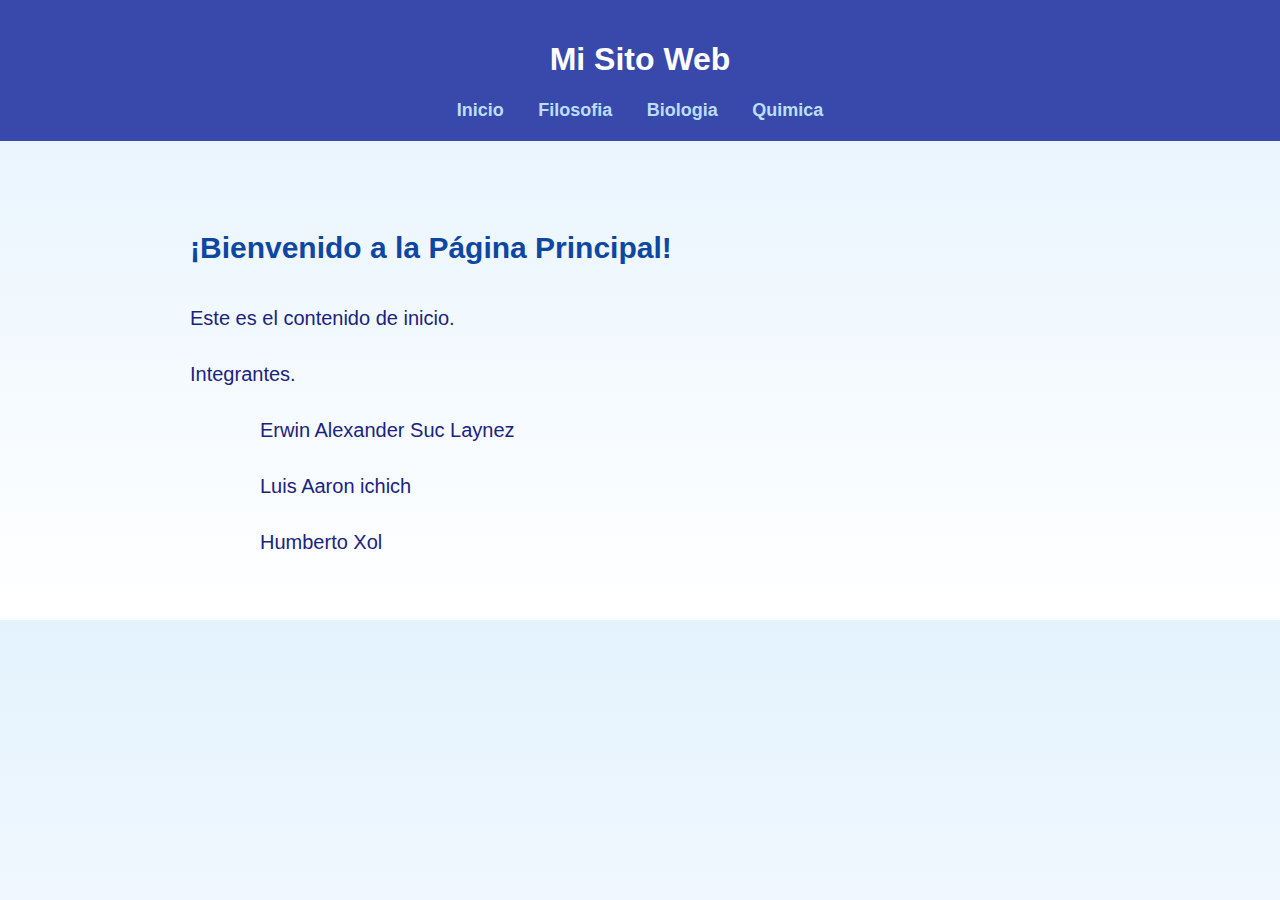
<file: index.html>
<!DOCTYPE html>
<html lang="es">
  <head>
    <meta charset="UTF-8" />
    <title>inicio</title>
    <style>
      body {
        font-family: 'Segoe UI', Tahoma, Geneva, Verdana, sans-serif;
        background: linear-gradient(to bottom, #e3f2fd, #ffffff);
        margin: 0;
        padding: 0;
        color: #1a237e;
      }

      header.banner {
        background-color: #3949ab;
        color: white;
        padding: 20px;
        text-align: center;
      }

      nav a {
        color: #bbdefb;
        margin: 0 15px;
        text-decoration: none;
        font-weight: bold;
        font-size: 18px;
      }

      main {
        padding: 40px;
        max-width: 900px;
        margin: auto;
        font-size: 20px;
        line-height: 1.8;
      }

      h2, h3 {
        color: #0d47a1;
        margin-top: 40px;
      }

      ul, ol {
        margin-left: 30px;
      }

      li {
        margin-bottom: 8px;
      }

      strong {
        color: #1565c0;
      }

      p {
        margin-bottom: 20px;
      }
    </style>
  </head>
  <body>
    <header class="banner">
      <h1>Mi Sito Web
      
      </h1>
      <nav>
        <a href="index.html">Inicio</a>
        <a href="estudio1,2.html">Filosofia</a>
        <a href="biologia.html">Biologia</a>
        <a href="pagina4.html">Quimica</a>
      </nav>
    </header>

    <main>
      <h2>¡Bienvenido a la Página Principal!</h2>
      <p>Este es el contenido de inicio.</p>
      <p>Integrantes.</p>
      <ol>Erwin Alexander Suc Laynez
      </ol>
      <ol>Luis Aaron ichich</ol>
       <ol>Humberto Xol</ol>
    </main>
  </body>
</html>
</file>
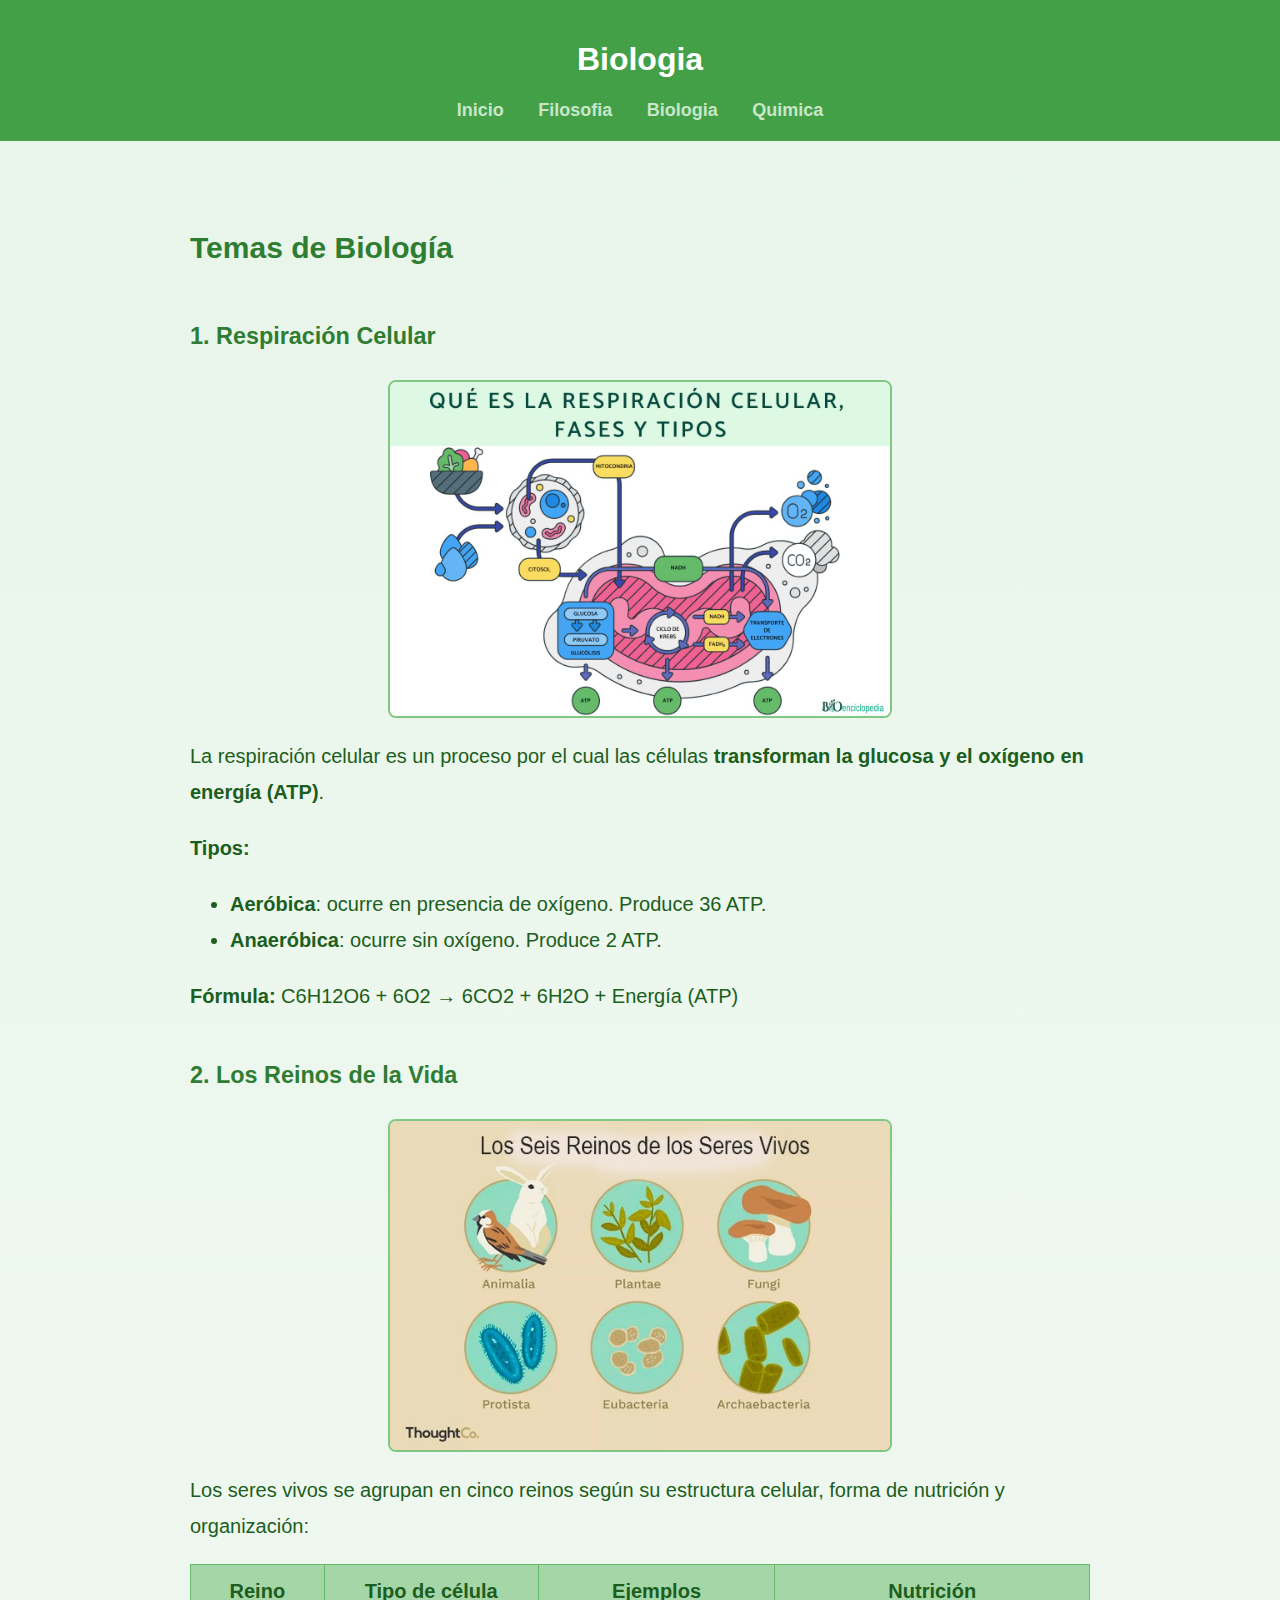
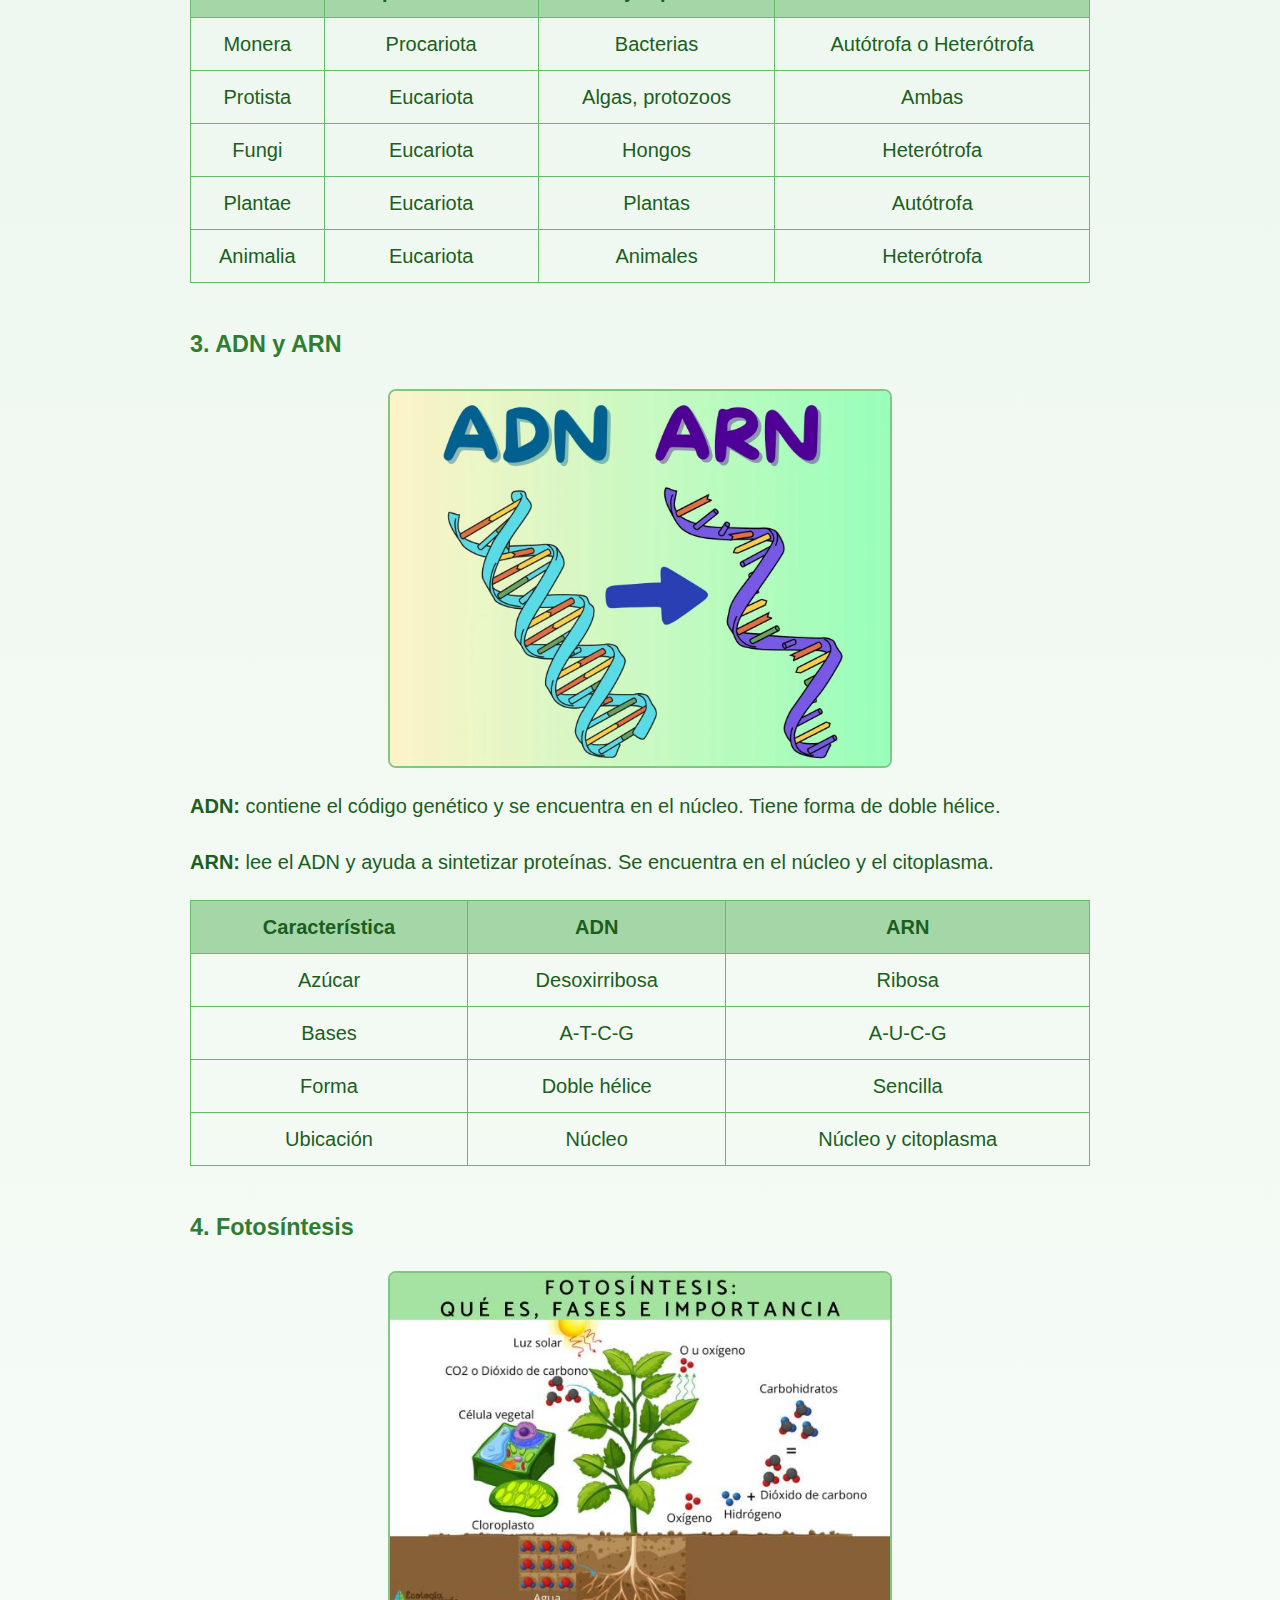
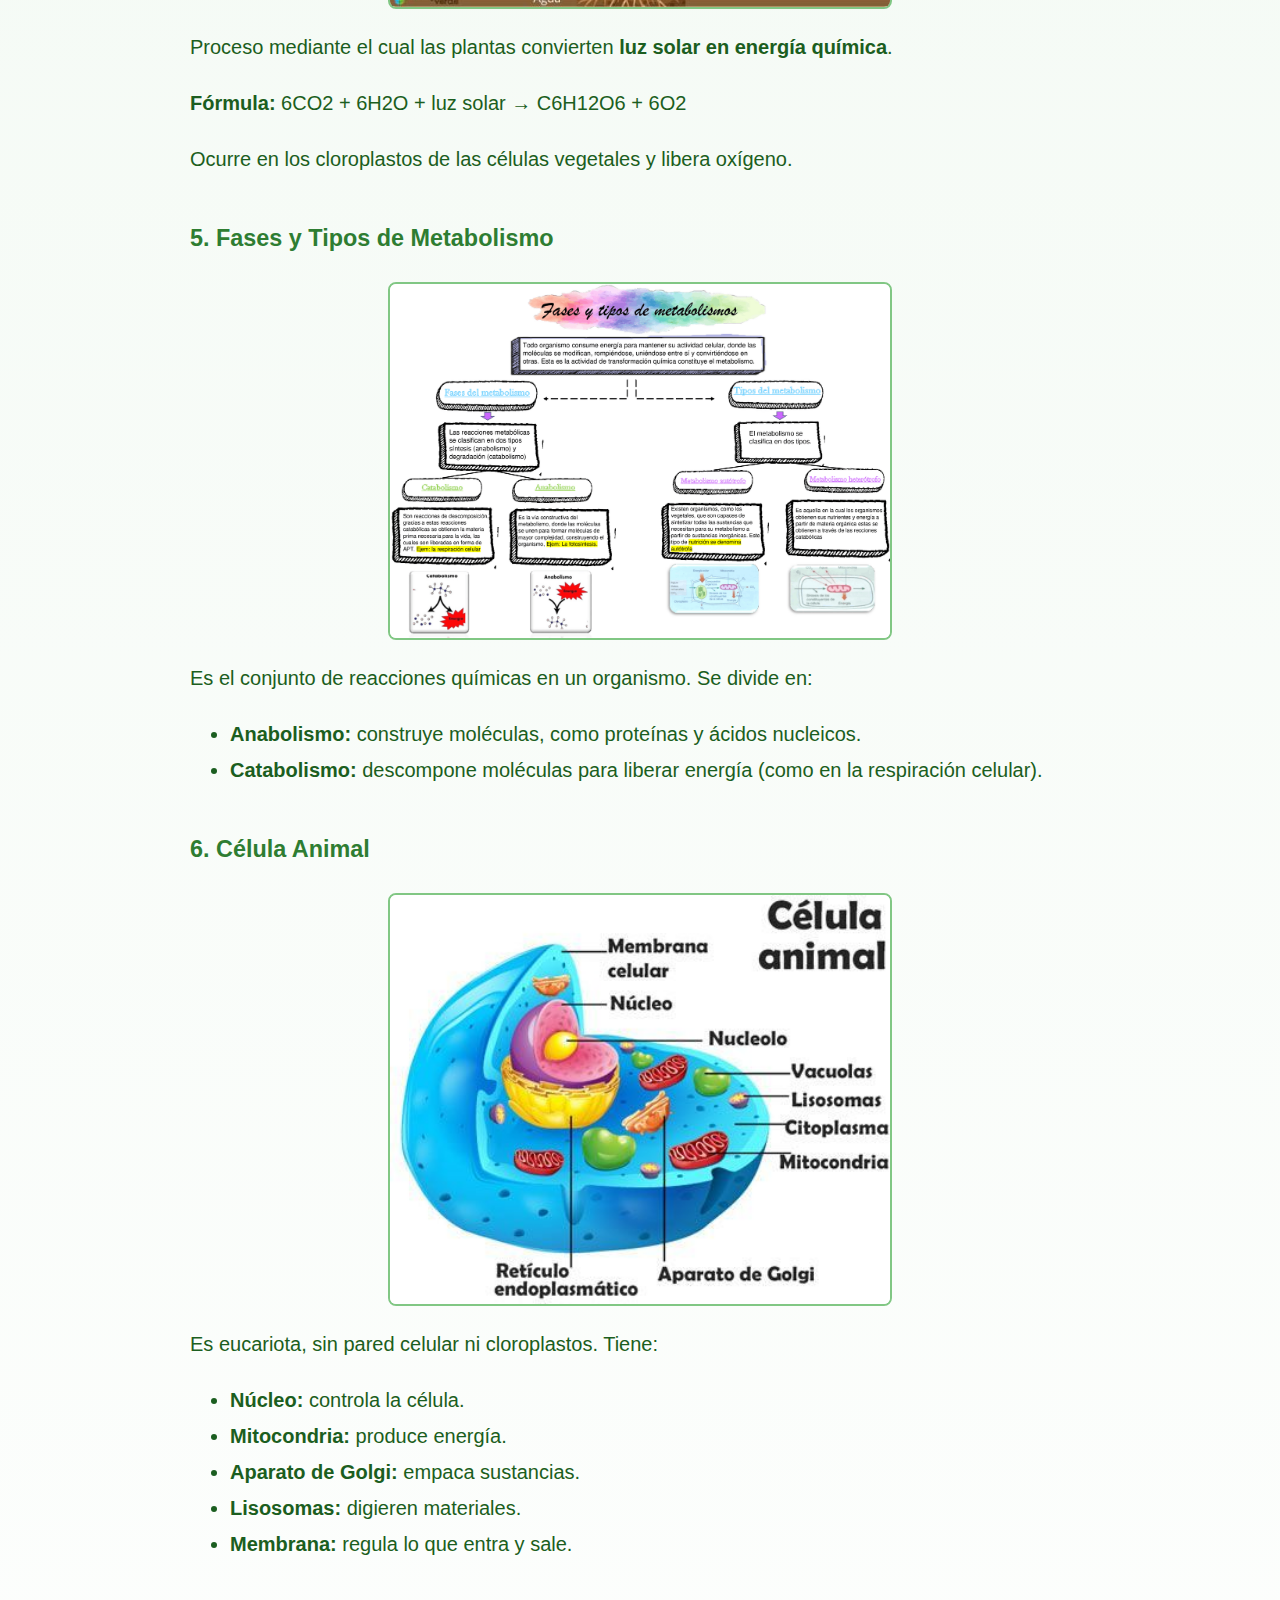
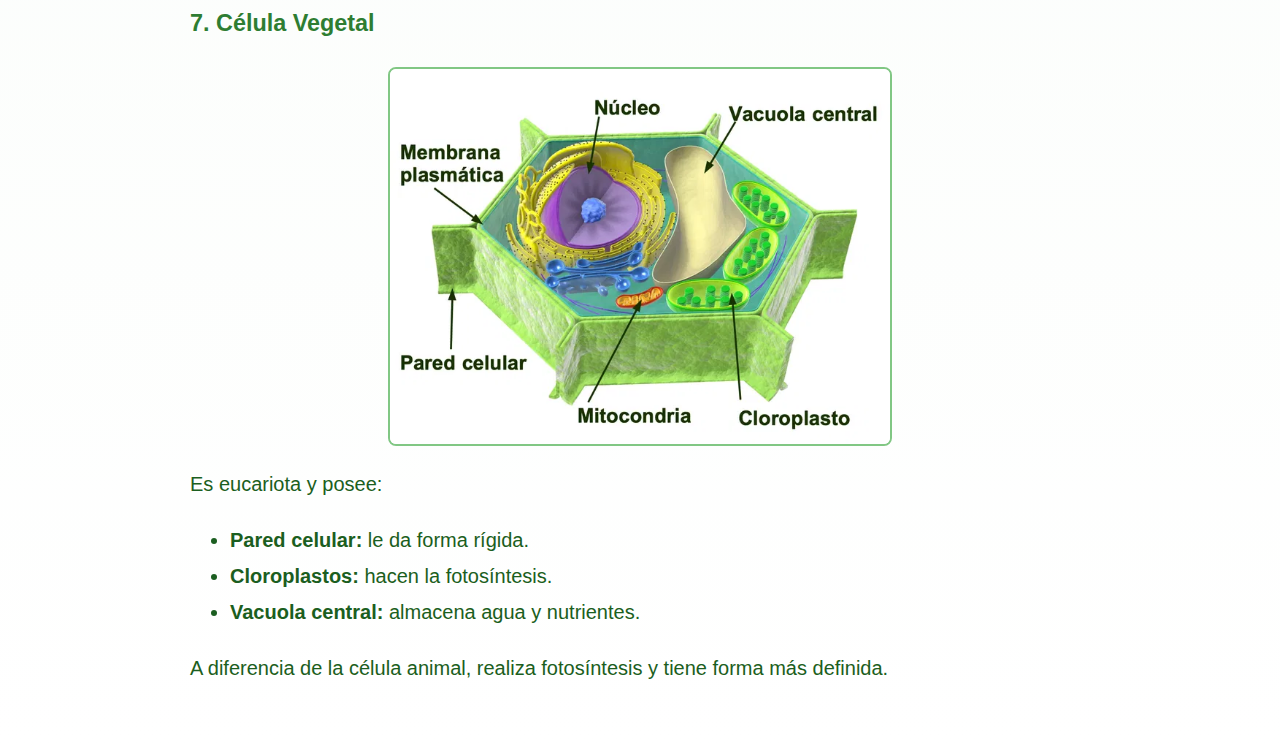
<file: biologia.html>
<!DOCTYPE html>
<html lang="es">
  <head>
    <meta charset="UTF-8" />
    <title>Página Biología</title>
    <style>
      body {
        font-family: 'Segoe UI', Tahoma, Geneva, Verdana, sans-serif;
        background: linear-gradient(to bottom, #e8f5e9, #ffffff);
        margin: 0;
        padding: 0;
        color: #1b5e20;
      }
      header.banner {
        background-color: #43a047;
        color: white;
        padding: 20px;
        text-align: center;
      }
      nav a {
        color: #c8e6c9;
        margin: 0 15px;
        text-decoration: none;
        font-weight: bold;
        font-size: 18px;
      }
      main {
        padding: 40px;
        max-width: 900px;
        margin: auto;
        font-size: 20px;
        line-height: 1.8;
      }
      h2, h3 {
        color: #2e7d32;
        margin-top: 40px;
      }
      img {
        display: block;
        margin: 20px auto;
        max-width: 80%;
        border: 2px solid #81c784;
        border-radius: 8px;
      }
      p {
        margin-bottom: 20px;
      }
      table {
        width: 100%;
        border-collapse: collapse;
        margin: 20px 0;
      }
      table, th, td {
        border: 1px solid #66bb6a;
        padding: 8px;
        text-align: center;
      }
      th {
        background-color: #a5d6a7;
      }
    </style>
  </head>
  <body>
    <header class="banner">
      <h1>Biologia</h1>
      <nav>
        <a href="index.html">Inicio</a>
        <a href="estudio1,2.html">Filosofia</a>
        <a href="biologia.html">Biologia</a>
        <a href="pagina4.html">Quimica</a>
      </nav>
    </header>
    <main>
      <h2>Temas de Biología</h2>

      <h3>1. Respiración Celular</h3>
      <img src="respiración celular.jpg" alt="Ejemplo" style="width:500px;">
      <p>La respiración celular es un proceso por el cual las células <strong>transforman la glucosa y el oxígeno en energía (ATP)</strong>.</p>
      <p><strong>Tipos:</strong></p>
      <ul>
        <li><strong>Aeróbica</strong>: ocurre en presencia de oxígeno. Produce 36 ATP.</li>
        <li><strong>Anaeróbica</strong>: ocurre sin oxígeno. Produce 2 ATP.</li>
      </ul>
      <p><strong>Fórmula:</strong> C6H12O6 + 6O2 → 6CO2 + 6H2O + Energía (ATP)</p>

      <h3>2. Los Reinos de la Vida</h3>
      <img src="Reinos animales.jpg" alt="Imagen relacionada" style="width:500px;">
      <p>Los seres vivos se agrupan en cinco reinos según su estructura celular, forma de nutrición y organización:</p>
      <table>
        <tr>
          <th>Reino</th><th>Tipo de célula</th><th>Ejemplos</th><th>Nutrición</th>
        </tr>
        <tr>
          <td>Monera</td><td>Procariota</td><td>Bacterias</td><td>Autótrofa o Heterótrofa</td>
        </tr>
        <tr>
          <td>Protista</td><td>Eucariota</td><td>Algas, protozoos</td><td>Ambas</td>
        </tr>
        <tr>
          <td>Fungi</td><td>Eucariota</td><td>Hongos</td><td>Heterótrofa</td>
        </tr>
        <tr>
          <td>Plantae</td><td>Eucariota</td><td>Plantas</td><td>Autótrofa</td>
        </tr>
        <tr>
          <td>Animalia</td><td>Eucariota</td><td>Animales</td><td>Heterótrofa</td>
        </tr>
      </table>

      <h3>3. ADN y ARN</h3>
      <img src="adn.jpg" alt="Imagen relacionada" style="width:500px;">
      <p><strong>ADN:</strong> contiene el código genético y se encuentra en el núcleo. Tiene forma de doble hélice.</p>
      <p><strong>ARN:</strong> lee el ADN y ayuda a sintetizar proteínas. Se encuentra en el núcleo y el citoplasma.</p>
      <table>
        <tr><th>Característica</th><th>ADN</th><th>ARN</th></tr>
        <tr><td>Azúcar</td><td>Desoxirribosa</td><td>Ribosa</td></tr>
        <tr><td>Bases</td><td>A-T-C-G</td><td>A-U-C-G</td></tr>
        <tr><td>Forma</td><td>Doble hélice</td><td>Sencilla</td></tr>
        <tr><td>Ubicación</td><td>Núcleo</td><td>Núcleo y citoplasma</td></tr>
      </table>

      <h3>4. Fotosíntesis</h3>
      <img src="fotosintesis.jpg" alt="Descripción de la imagen" style="width:500px;">
      <p>Proceso mediante el cual las plantas convierten <strong>luz solar en energía química</strong>.</p>
      <p><strong>Fórmula:</strong> 6CO2 + 6H2O + luz solar → C6H12O6 + 6O2</p>
      <p>Ocurre en los cloroplastos de las células vegetales y libera oxígeno.</p>

      <h3>5. Fases y Tipos de Metabolismo</h3>
      <img src="metabolismo.jpg" alt="etapas" style="width:500px;">
      <p>Es el conjunto de reacciones químicas en un organismo. Se divide en:</p>
      <ul>
        <li><strong>Anabolismo:</strong> construye moléculas, como proteínas y ácidos nucleicos.</li>
        <li><strong>Catabolismo:</strong> descompone moléculas para liberar energía (como en la respiración celular).</li>
      </ul>

      <h3>6. Célula Animal</h3>
      <img src="celula animal.jpg" alt="Célula animal" style="width:500px;">
      <p>Es eucariota, sin pared celular ni cloroplastos. Tiene:</p>
      <ul>
        <li><strong>Núcleo:</strong> controla la célula.</li>
        <li><strong>Mitocondria:</strong> produce energía.</li>
        <li><strong>Aparato de Golgi:</strong> empaca sustancias.</li>
        <li><strong>Lisosomas:</strong> digieren materiales.</li>
        <li><strong>Membrana:</strong> regula lo que entra y sale.</li>
      </ul>

      <h3>7. Célula Vegetal</h3>
      <img src="celula vegetal.jpg" alt="Célula vegetal" style="width:500px;">
      <p>Es eucariota y posee:</p>
      <ul>
        <li><strong>Pared celular:</strong> le da forma rígida.</li>
        <li><strong>Cloroplastos:</strong> hacen la fotosíntesis.</li>
        <li><strong>Vacuola central:</strong> almacena agua y nutrientes.</li>
      </ul>
      <p>A diferencia de la célula animal, realiza fotosíntesis y tiene forma más definida.</p>

    </main>
  </body>
</html>
</file>
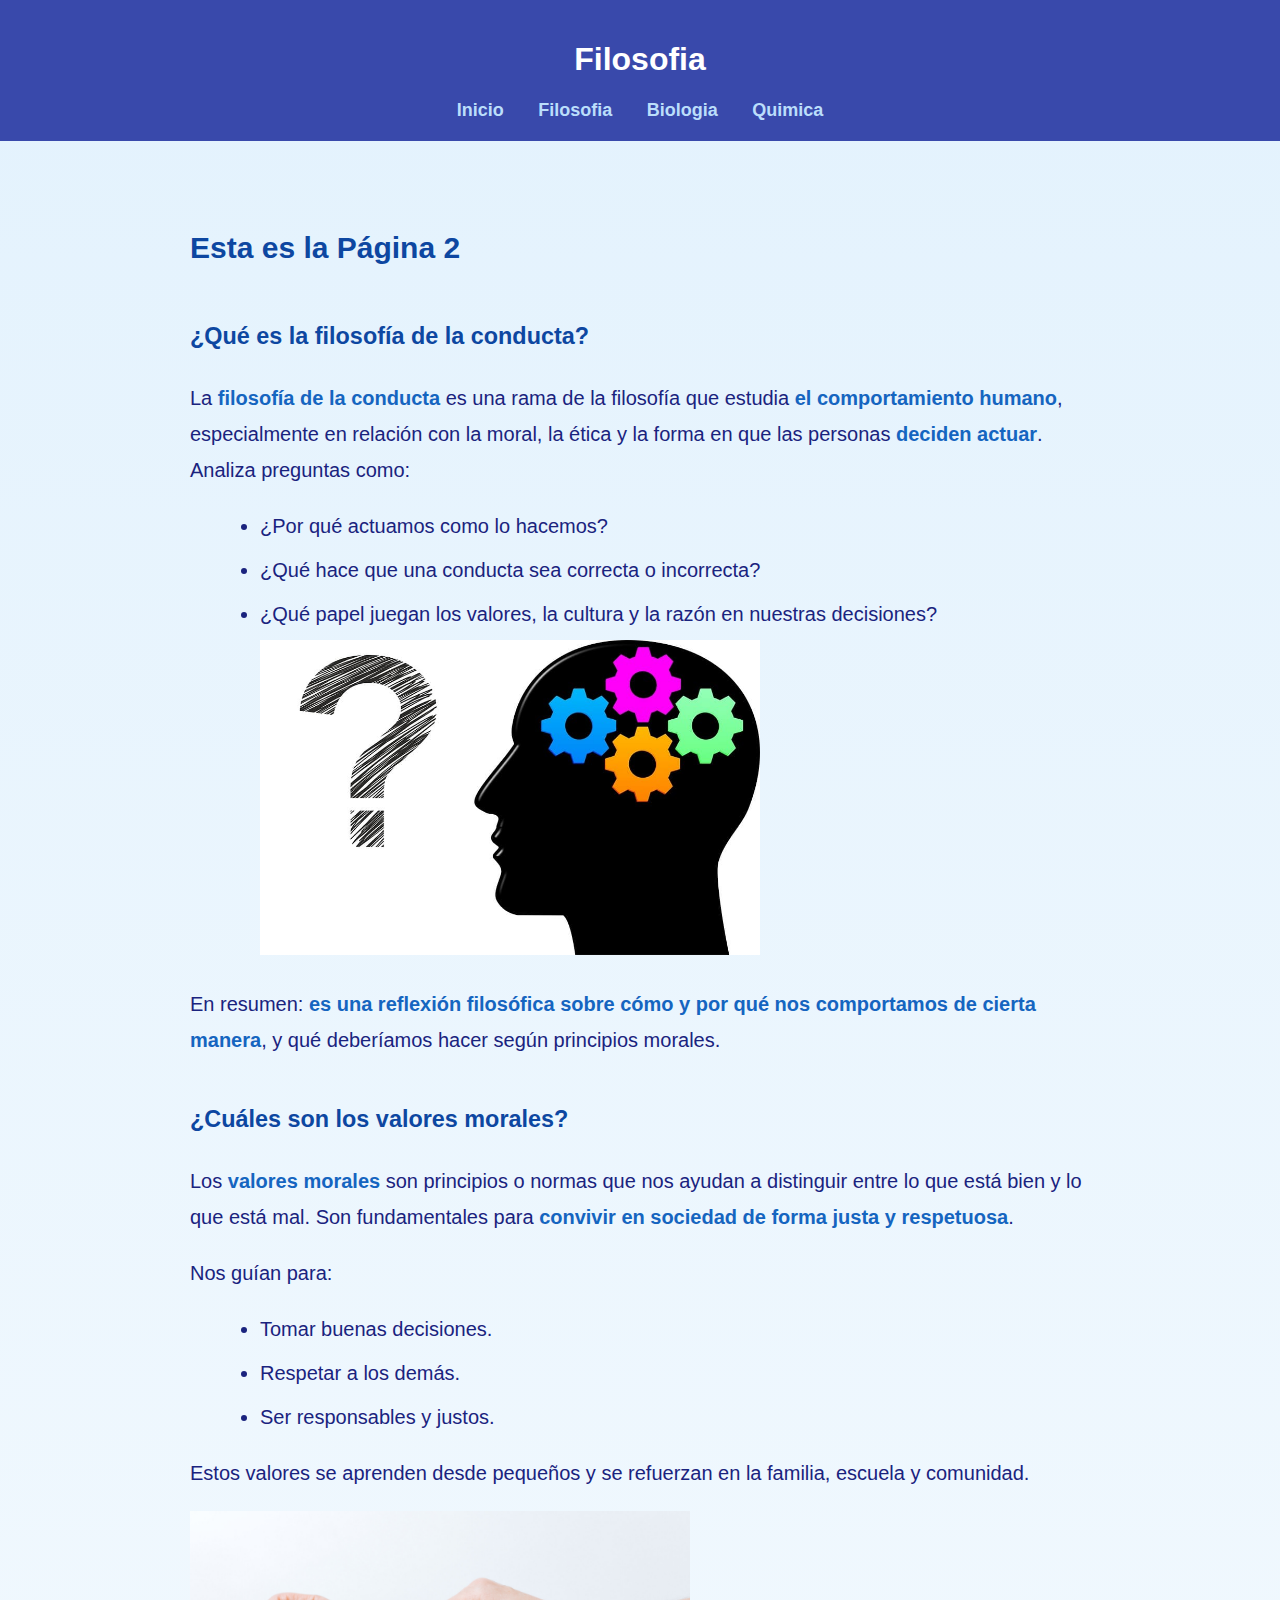
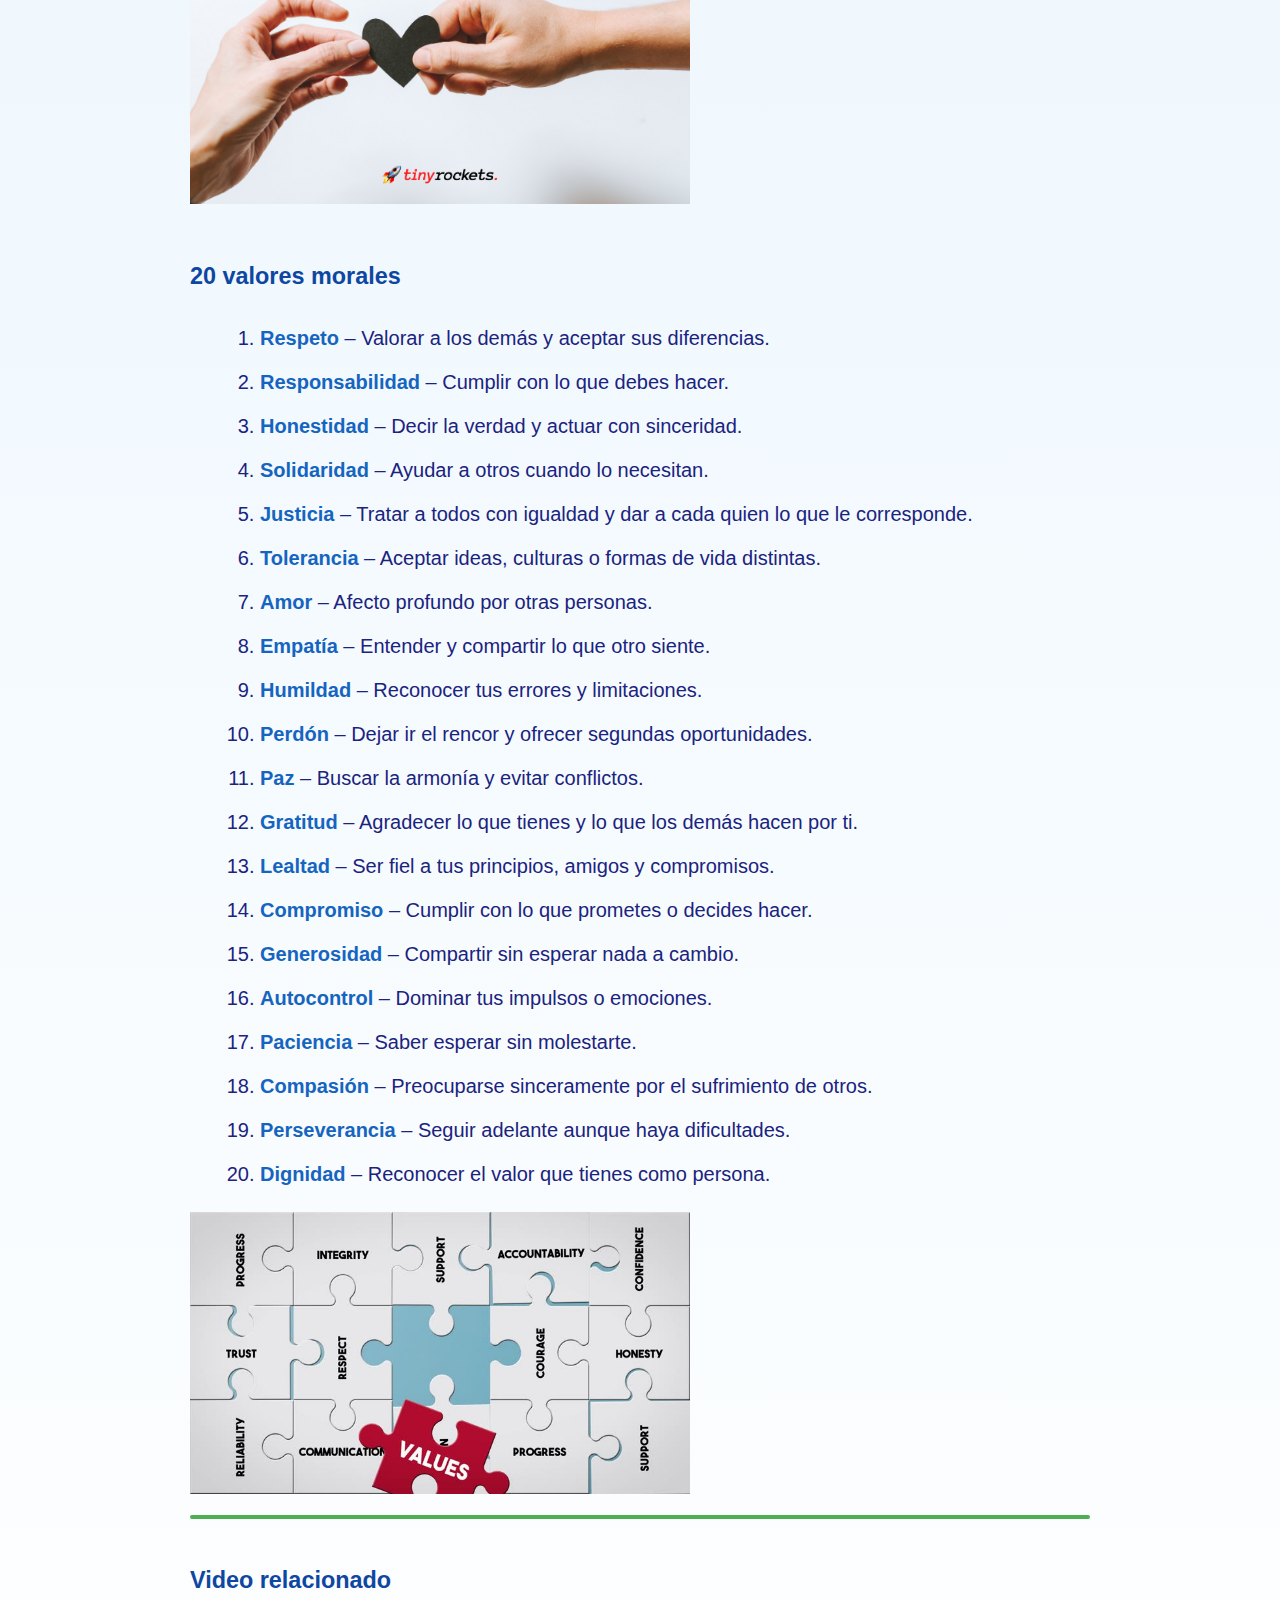
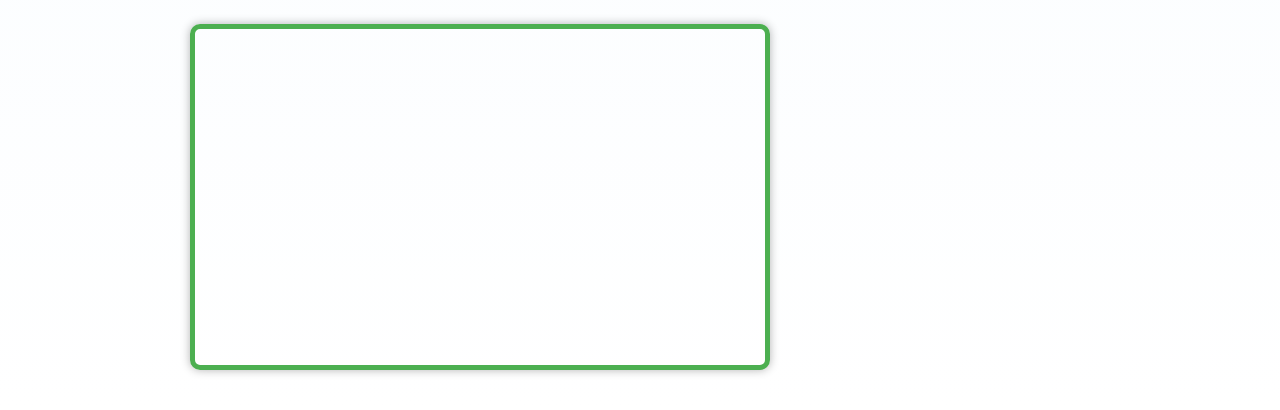
<file: estudio1,2.html>
<!DOCTYPE html>
<html lang="es">
  <head>
    <meta charset="UTF-8" />
    <title>Filosofia</title>
    <style>
      body {
        font-family: 'Segoe UI', Tahoma, Geneva, Verdana, sans-serif;
        background: linear-gradient(to bottom, #e3f2fd, #ffffff);
        margin: 0;
        padding: 0;
        color: #1a237e;
      }

      header.banner {
        background-color: #3949ab;
        color: white;
        padding: 20px;
        text-align: center;
      }

      nav a {
        color: #bbdefb;
        margin: 0 15px;
        text-decoration: none;
        font-weight: bold;
        font-size: 18px;
      }

      main {
        padding: 40px;
        max-width: 900px;
        margin: auto;
        font-size: 20px;
        line-height: 1.8;
      }

      h2, h3 {
        color: #0d47a1;
        margin-top: 40px;
      }

      ul, ol {
        margin-left: 30px;
      }

      li {
        margin-bottom: 8px;
      }

      strong {
        color: #1565c0;
      }

      p {
        margin-bottom: 20px;
      }
    </style>
  </head>
  <body>
    <header class="banner">
      <h1>Filosofia</h1>
      <nav>
        <a href="index.html">Inicio</a>
        <a href="estudio1,2.html">Filosofia</a>
        <a href="biologia.html">Biologia</a>
        <a href="pagina4.html">Quimica</a>
      </nav>
    </header>

    <main>
      <h2>Esta es la Página 2</h2>

      <h3>¿Qué es la filosofía de la conducta?</h3>
      <p>
        La <strong>filosofía de la conducta</strong> es una rama de la filosofía que estudia <strong>el comportamiento humano</strong>,
        especialmente en relación con la moral, la ética y la forma en que las personas <strong>deciden actuar</strong>.
        Analiza preguntas como:
      </p>
      <ul>
        <li>¿Por qué actuamos como lo hacemos?</li>
        <li>¿Qué hace que una conducta sea correcta o incorrecta?</li>
        <li>¿Qué papel juegan los valores, la cultura y la razón en nuestras decisiones?</li>
        <img src="filosofia xd.jpg" alt="imagen relacionada al tema" style="width:500px;">
      </ul>
      <p>En resumen: <strong>es una reflexión filosófica sobre cómo y por qué nos comportamos de cierta manera</strong>, y qué deberíamos hacer según principios morales.</p>

      <h3>¿Cuáles son los valores morales?</h3>
      <p>
        Los <strong>valores morales</strong> son principios o normas que nos ayudan a distinguir entre lo que está bien y lo que está mal.
        Son fundamentales para <strong>convivir en sociedad de forma justa y respetuosa</strong>.
      </p>
      <p>Nos guían para:</p>
      <ul>
        <li>Tomar buenas decisiones.</li>
        <li>Respetar a los demás.</li>
        <li>Ser responsables y justos.</li>
      </ul>
      <p>Estos valores se aprenden desde pequeños y se refuerzan en la familia, escuela y comunidad.</p>
      <img src="si o nones.jpg" alt="" style="width:500px;">

      <h3>20 valores morales</h3>
      <ol>
        <li><strong>Respeto</strong> – Valorar a los demás y aceptar sus diferencias.</li>
        <li><strong>Responsabilidad</strong> – Cumplir con lo que debes hacer.</li>
        <li><strong>Honestidad</strong> – Decir la verdad y actuar con sinceridad.</li>
        <li><strong>Solidaridad</strong> – Ayudar a otros cuando lo necesitan.</li>
        <li><strong>Justicia</strong> – Tratar a todos con igualdad y dar a cada quien lo que le corresponde.</li>
        <li><strong>Tolerancia</strong> – Aceptar ideas, culturas o formas de vida distintas.</li>
        <li><strong>Amor</strong> – Afecto profundo por otras personas.</li>
        <li><strong>Empatía</strong> – Entender y compartir lo que otro siente.</li>
        <li><strong>Humildad</strong> – Reconocer tus errores y limitaciones.</li>
        <li><strong>Perdón</strong> – Dejar ir el rencor y ofrecer segundas oportunidades.</li>
        <li><strong>Paz</strong> – Buscar la armonía y evitar conflictos.</li>
        <li><strong>Gratitud</strong> – Agradecer lo que tienes y lo que los demás hacen por ti.</li>
        <li><strong>Lealtad</strong> – Ser fiel a tus principios, amigos y compromisos.</li>
        <li><strong>Compromiso</strong> – Cumplir con lo que prometes o decides hacer.</li>
        <li><strong>Generosidad</strong> – Compartir sin esperar nada a cambio.</li>
        <li><strong>Autocontrol</strong> – Dominar tus impulsos o emociones.</li>
        <li><strong>Paciencia</strong> – Saber esperar sin molestarte.</li>
        <li><strong>Compasión</strong> – Preocuparse sinceramente por el sufrimiento de otros.</li>
        <li><strong>Perseverancia</strong> – Seguir adelante aunque haya dificultades.</li>
        <li><strong>Dignidad</strong> – Reconocer el valor que tienes como persona.</li>
      </ol>
      <img src="encajar.jpg" alt="...." style="width:500px;">
      <hr style="border: 2px solid #4CAF50; border-radius: 5px;">
      <h3>Video relacionado</h3>
      <style>
  .video-con-marco {
    border: 5px solid #4CAF50; /* color del marco */
    border-radius: 10px;       /* bordes redondeados */
    padding: 5px;
    width: fit-content;
    box-shadow: 0 0 10px rgba(0, 0, 0, 0.3); /* sombra para que se vea más pro */
  }
</style>

<div class="video-con-marco">
  <iframe width="560" height="315" src="https://www.youtube.com/embed/nU59m6fKWs0" 
  title="YouTube video player" frameborder="0" allow="accelerometer; autoplay; clipboard-write;
  encrypted-media; gyroscope; picture-in-picture" allowfullscreen></iframe>
</div>

    </main>
  </body>
</html>
</file>
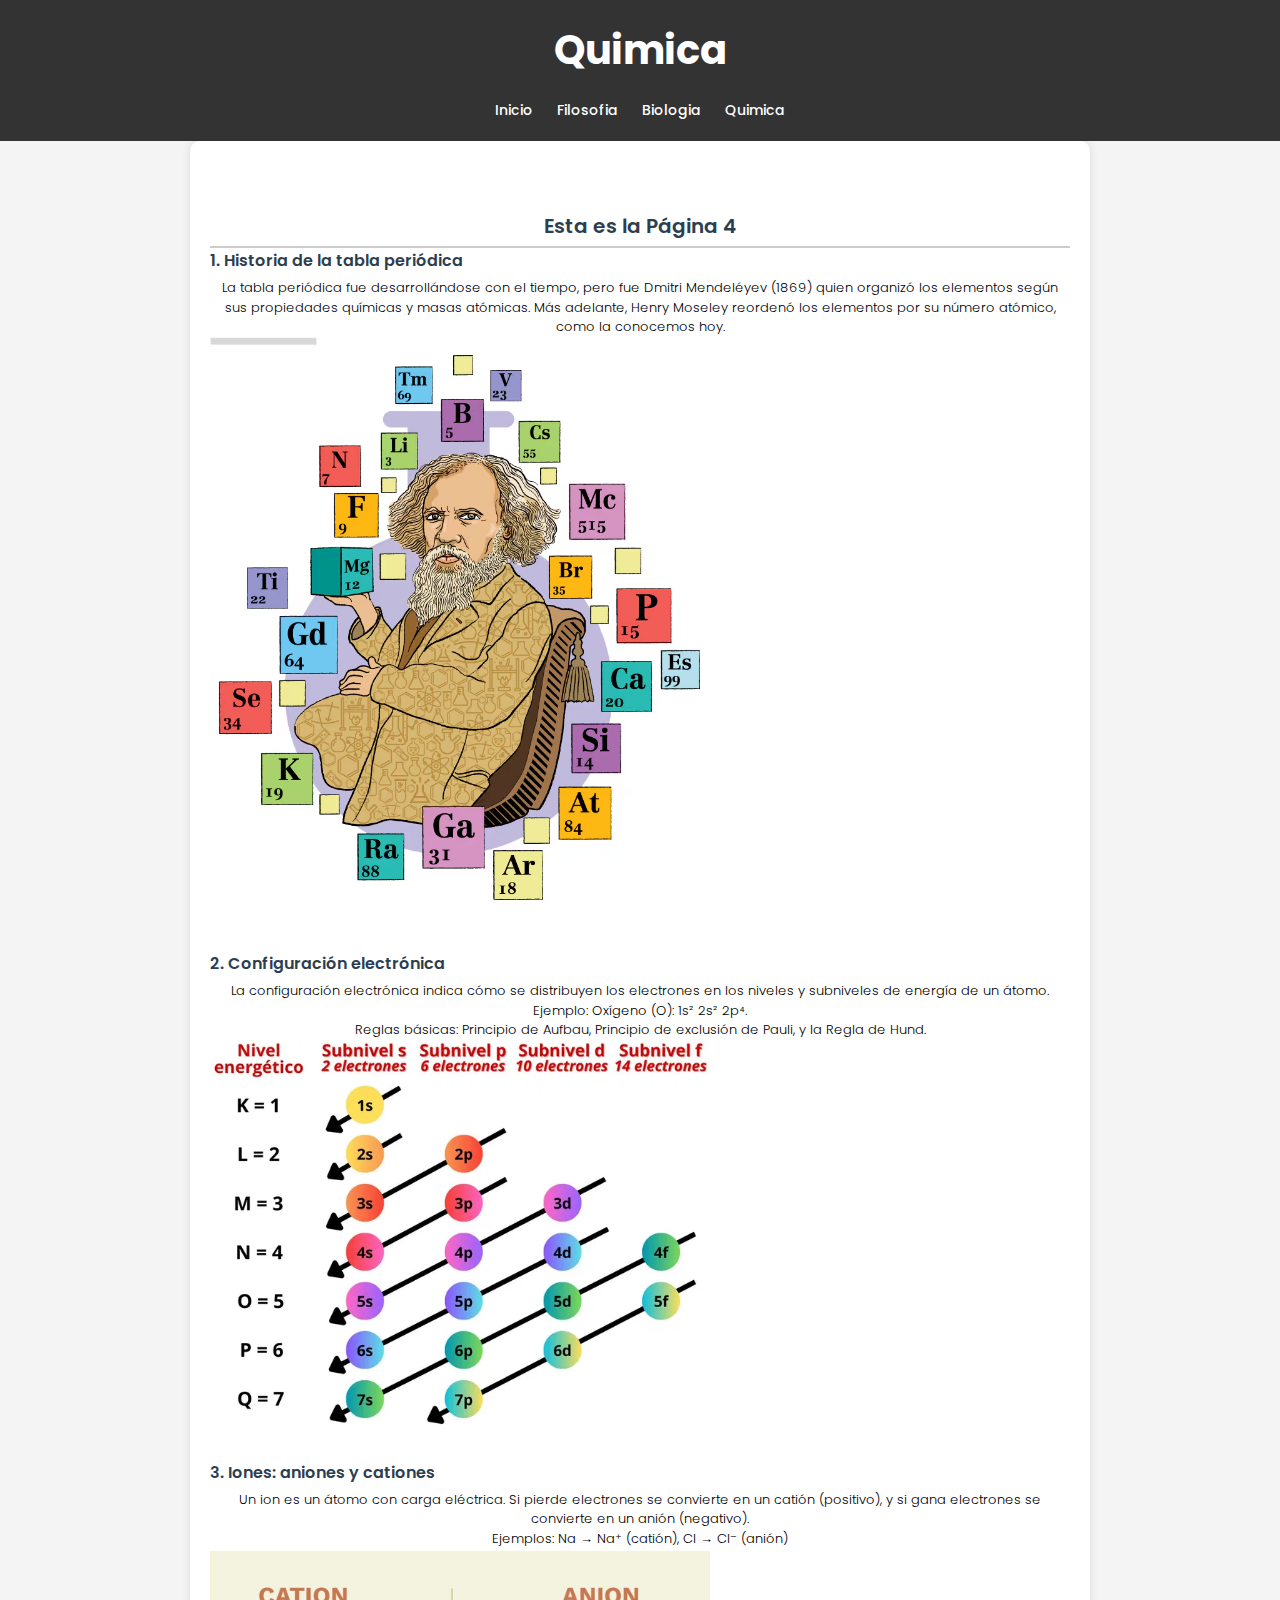
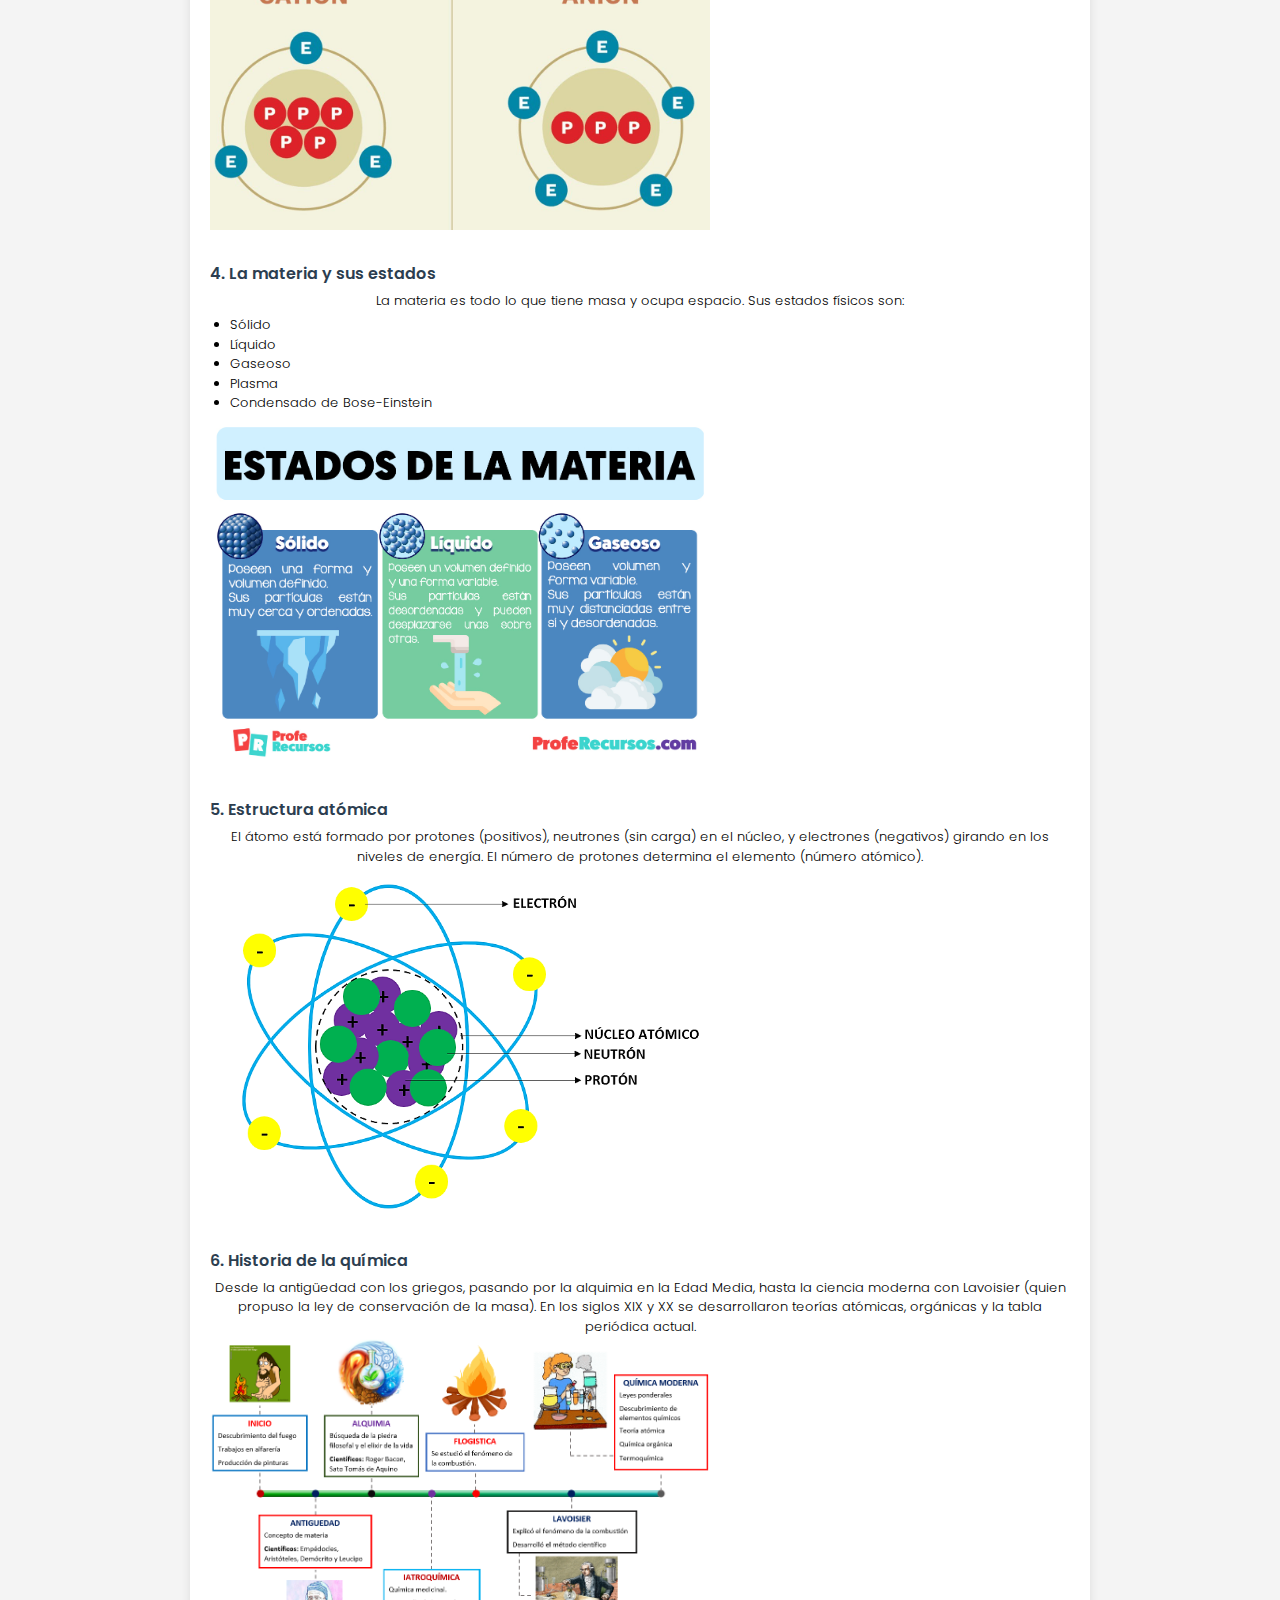
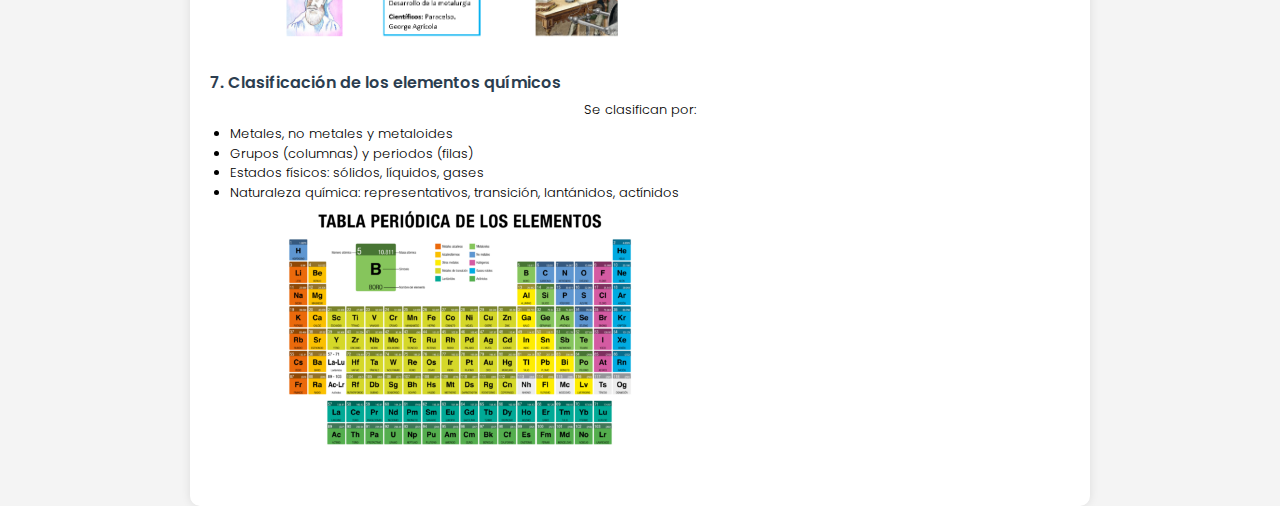
<file: pagina4.html>
<!DOCTYPE html>
<html>
  <head>
    <title>Quimica</title>
    <link rel="stylesheet" href="styles.css">
    <!-- Fuente Poppins desde Google Fonts -->
    <link href="https://fonts.googleapis.com/css2?family=Poppins:wght@300;400;600&display=swap" rel="stylesheet">
    <style>
      * {
        margin: 0;
        padding: 0;
        box-sizing: border-box;
      }

      body {
        font-family: 'Poppins', sans-serif;
        background-color: #f4f4f4;
        color: #000000; /* TEXTO NEGRO en todo */
        font-size: 14px;
      }

      header.banner {
        background-color: #333;
        color: white;
        padding: 20px;
        text-align: center;
      }

      nav a {
        margin: 0 10px;
        color: white;
        text-decoration: none;
        font-weight: 500;
        font-size: 14px;
      }

      main {
        padding: 20px;
        max-width: 900px;
        margin: auto;
        background-color: white;
        border-radius: 10px;
        box-shadow: 0 0 10px rgba(0, 0, 0, 0.1);
      }

      h2 {
        color: #2c3e50;
        border-bottom: 2px solid #ccc;
        padding-bottom: 5px;
        font-size: 20px;
        font-weight: 600;
      }

      section {
        margin-bottom: 25px;
      }

      section h3 {
        color: #2c3e50;
        font-size: 16px;
        font-weight: 600;
        margin-bottom: 5px;
      }

      section p, section ul {
        line-height: 1.5;
        font-weight: 300;
        font-size: 13px;
        color: #000000; /* AQUI también aseguro TEXTO NEGRO */
      }

      ul {
        padding-left: 20px;
        margin-top: 5px;
      }
    </style>
  </head>
  <body>
    <header class="banner">
      <h1>Quimica</h1>
      <nav>
        <a href="index.html">Inicio</a>
        <a href="estudio1,2.html">Filosofia</a>
        <a href="biologia.html">Biologia</a>
        <a href="pagina4.html">Quimica</a>
      </nav>
    </header>

    <main>
      <h2>Esta es la Página 4</h2>

      <section>
        <h3>1. Historia de la tabla periódica</h3>
        <p>La tabla periódica fue desarrollándose con el tiempo, pero fue Dmitri Mendeléyev (1869) quien organizó los elementos según sus propiedades químicas y masas atómicas. Más adelante, Henry Moseley reordenó los elementos por su número atómico, como la conocemos hoy.</p>
        <img src="tabla.jpg" alt="..." style="width:500px;">
      </section>

      <section>
        <h3>2. Configuración electrónica</h3>
        <p>La configuración electrónica indica cómo se distribuyen los electrones en los niveles y subniveles de energía de un átomo. Ejemplo: Oxígeno (O): 1s² 2s² 2p⁴.</p>
        <p>Reglas básicas: Principio de Aufbau, Principio de exclusión de Pauli, y la Regla de Hund.</p>
        <img src="configuración.jpg" alt="Configuración" style="width:500px;">
      </section>

      <section>
        <h3>3. Iones: aniones y cationes</h3>
        <p>Un ion es un átomo con carga eléctrica. Si pierde electrones se convierte en un catión (positivo), y si gana electrones se convierte en un anión (negativo).</p>
        <p>Ejemplos: Na → Na⁺ (catión), Cl → Cl⁻ (anión)</p>
        <img src="aniones.jpg" alt="Descripción de la imagen" style="width:500px;">
      </section>

      <section>
        <h3>4. La materia y sus estados</h3>
        <p>La materia es todo lo que tiene masa y ocupa espacio. Sus estados físicos son:</p>
        <ul>
          <li>Sólido</li>
          <li>Líquido</li>
          <li>Gaseoso</li>
          <li>Plasma</li>
          <li>Condensado de Bose-Einstein</li>
        </ul>
        <img src="materia.jpg" alt="Descripción de la imagen" style="width:500px;">
      </section>

      <section>
        <h3>5. Estructura atómica</h3>
        <p>El átomo está formado por protones (positivos), neutrones (sin carga) en el núcleo, y electrones (negativos) girando en los niveles de energía. El número de protones determina el elemento (número atómico).</p>
        <img src="4-estructura-atomica.jpg" alt="Descripción de la imagen" style="width:500px;">
      </section>

      <section>
        <h3>6. Historia de la química</h3>
        <p>Desde la antigüedad con los griegos, pasando por la alquimia en la Edad Media, hasta la ciencia moderna con Lavoisier (quien propuso la ley de conservación de la masa). En los siglos XIX y XX se desarrollaron teorías atómicas, orgánicas y la tabla periódica actual.</p>
        <img src="historia.jpg" alt="Descripción de la imagen" style="width:500px;">
      </section>
    

      <section>
        <h3>7. Clasificación de los elementos químicos</h3>
        <p>Se clasifican por:</p>
        <ul>
          <li>Metales, no metales y metaloides</li>
          <li>Grupos (columnas) y periodos (filas)</li>
          <li>Estados físicos: sólidos, líquidos, gases</li>
          <li>Naturaleza química: representativos, transición, lantánidos, actínidos</li>
        </ul>
        <img src="tablaas.jpg" alt="Descripción de la imagen" style="width:500px;">
      </section>
    </main>
  </body>
</html>
</file>
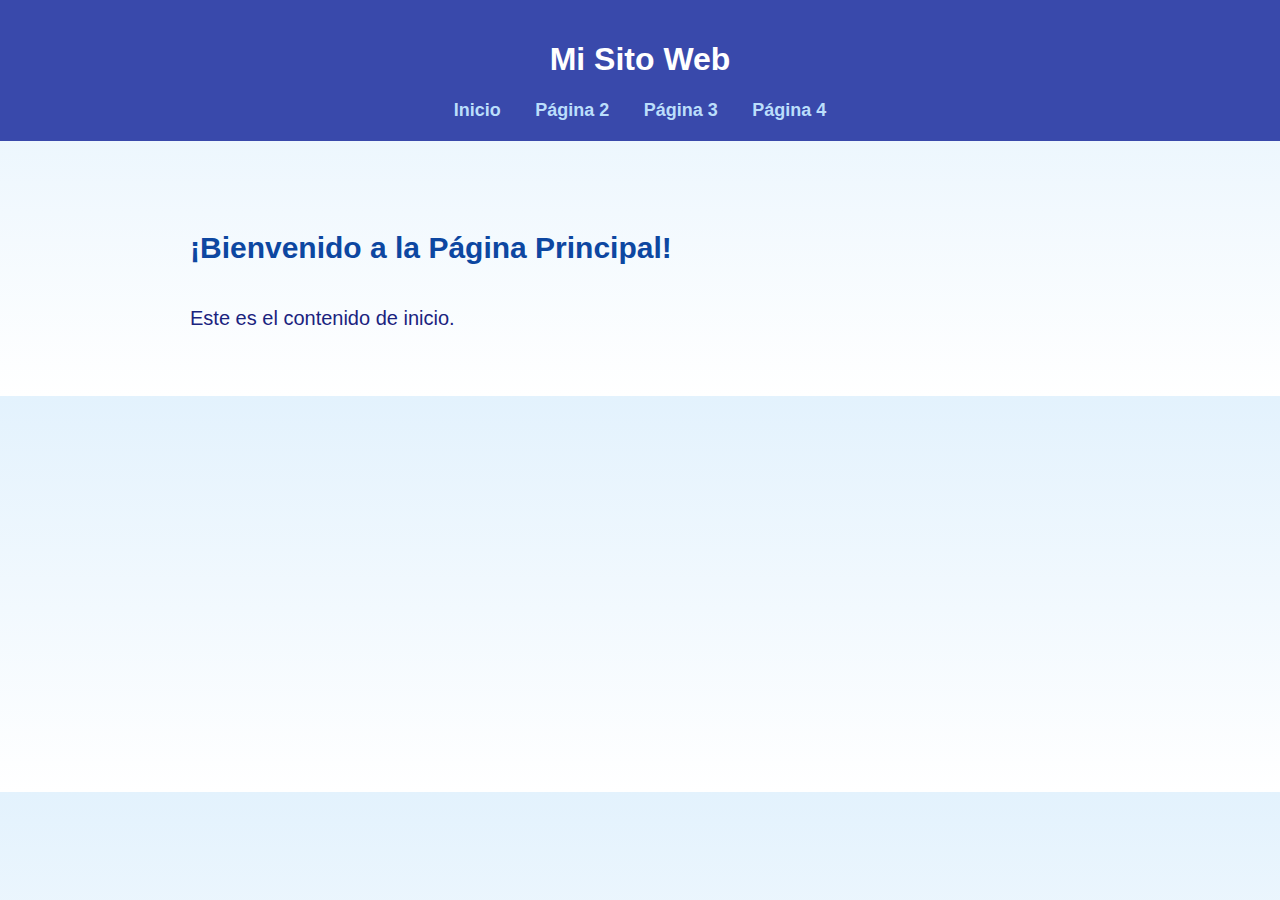
<file: prueba.html>
<!DOCTYPE html>
<html lang="es">
  <head>
    <meta charset="UTF-8" />
    <title>Página 1</title>
    <style>
      body {
        font-family: 'Segoe UI', Tahoma, Geneva, Verdana, sans-serif;
        background: linear-gradient(to bottom, #e3f2fd, #ffffff);
        margin: 0;
        padding: 0;
        color: #1a237e;
      }

      header.banner {
        background-color: #3949ab;
        color: white;
        padding: 20px;
        text-align: center;
      }

      nav a {
        color: #bbdefb;
        margin: 0 15px;
        text-decoration: none;
        font-weight: bold;
        font-size: 18px;
      }

      main {
        padding: 40px;
        max-width: 900px;
        margin: auto;
        font-size: 20px;
        line-height: 1.8;
      }

      h2, h3 {
        color: #0d47a1;
        margin-top: 40px;
      }

      ul, ol {
        margin-left: 30px;
      }

      li {
        margin-bottom: 8px;
      }

      strong {
        color: #1565c0;
      }

      p {
        margin-bottom: 20px;
      }
    </style>
  </head>
  <body>
    <header class="banner">
      <h1>Mi Sito Web
      
      </h1>
      <nav>
        <a href="prueba.html">Inicio</a>
        <a href="estudio1,2.html">Página 2</a>
        <a href="biologia.html">Página 3</a>
        <a href="pagina4.html">Página 4</a>
      </nav>
    </header>

    <main>
      <h2>¡Bienvenido a la Página Principal!</h2>
      <p>Este es el contenido de inicio.</p>
    </main>
  </body>
</html>
</file>
<file: styles.css>
/* Estilo general del cuerpo */
body {
  font-family: 'Times New Roman', sans-serif;
  background-color: orange;
  margin: 0;
  padding: 0;
}

/* Encabezado tipo banner */
.banner {
  background-color: #4CAF50;
  color: blue;
  text-align: center;
  padding: 10px 10px;
  position: sticky;
  top: 0;
  z-index: 100;
}

.banner h1 {
  margin: 0;
  font-size: 40px;
}

/* Navegación dentro del banner */
nav {
  margin-top: 20px;
}

nav a {
  margin: 0 20px;
  font-size: 30px;
  text-decoration: none;
  color: Lightblue;
  font-weight: bold;
  transition: color 0.3s ease;
}

nav a:hover {
  color: yellow;
  text-decoration: underline;
}

/* Título principal en cada página */
h2 {
  font-size: 80px;
  color: yellow;
  text-align: center;
  margin-top: 50px;
}

/* Párrafos */
p {
  font-size: 60px;
  color: red;
  text-align: center;
}

/* Sección principal */
main {
  padding: 40px 20px;
}

/* Estilo para enlaces tipo botón si se usan */
.banner-content h2 {
  margin: 0;
}
</file>
